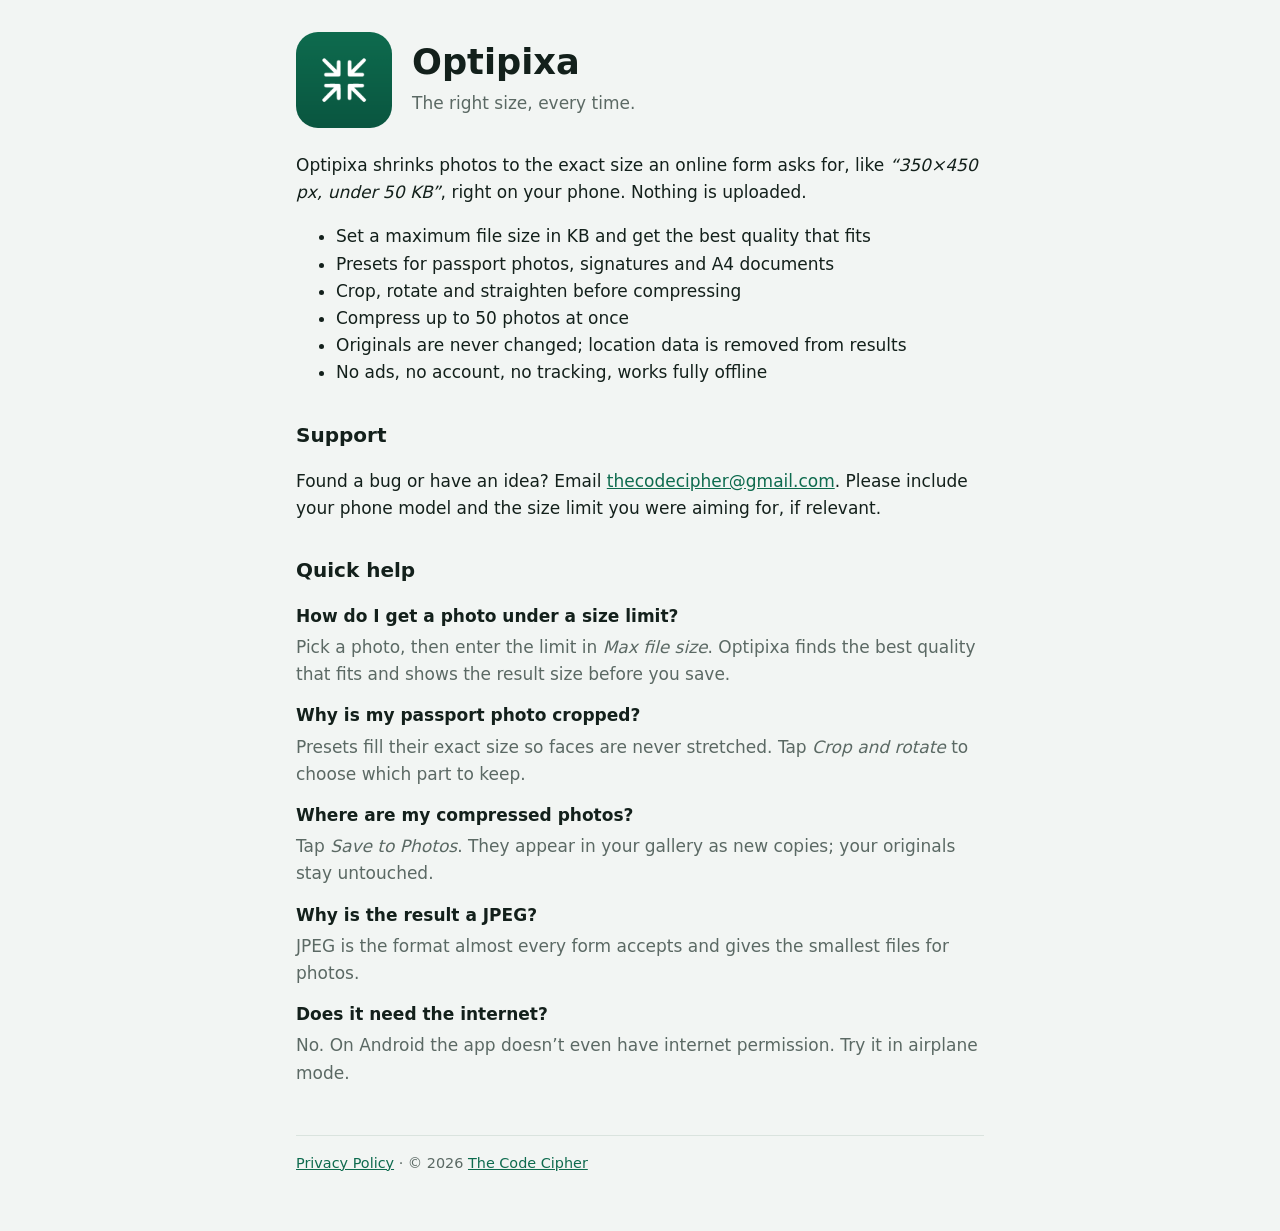
<file: index.html>
<!doctype html>
<html lang="en">
<head>
  <meta charset="utf-8">
  <meta name="viewport" content="width=device-width, initial-scale=1">
  <title>Optipixa Photo Compressor</title>
  <meta name="description" content="Optipixa resizes and compresses photos to the exact size online forms ask for, entirely on your phone. Offline and private.">
  <link rel="icon" href="favicon.png">
  <link rel="stylesheet" href="style.css">
</head>
<body>
  <main>
    <header class="hero">
      <img src="icon.png" alt="" width="96" height="96">
      <div>
        <h1>Optipixa</h1>
        <p class="tagline">The right size, every time.</p>
      </div>
    </header>

    <p>Optipixa shrinks photos to the exact size an online form asks for, like <em>“350×450 px, under 50 KB”</em>, right on your phone. Nothing is uploaded.</p>
    <ul>
      <li>Set a maximum file size in KB and get the best quality that fits</li>
      <li>Presets for passport photos, signatures and A4 documents</li>
      <li>Crop, rotate and straighten before compressing</li>
      <li>Compress up to 50 photos at once</li>
      <li>Originals are never changed; location data is removed from results</li>
      <li>No ads, no account, no tracking, works fully offline</li>
    </ul>

    <h2>Support</h2>
    <p>Found a bug or have an idea? Email <a href="mailto:thecodecipher@gmail.com">thecodecipher@gmail.com</a>. Please include your phone model and the size limit you were aiming for, if relevant.</p>

    <h2>Quick help</h2>
    <dl>
      <dt>How do I get a photo under a size limit?</dt>
      <dd>Pick a photo, then enter the limit in <em>Max file size</em>. Optipixa finds the best quality that fits and shows the result size before you save.</dd>
      <dt>Why is my passport photo cropped?</dt>
      <dd>Presets fill their exact size so faces are never stretched. Tap <em>Crop and rotate</em> to choose which part to keep.</dd>
      <dt>Where are my compressed photos?</dt>
      <dd>Tap <em>Save to Photos</em>. They appear in your gallery as new copies; your originals stay untouched.</dd>
      <dt>Why is the result a JPEG?</dt>
      <dd>JPEG is the format almost every form accepts and gives the smallest files for photos.</dd>
      <dt>Does it need the internet?</dt>
      <dd>No. On Android the app doesn’t even have internet permission. Try it in airplane mode.</dd>
    </dl>

    <footer><a href="privacy.html">Privacy Policy</a> · © 2026 <a href="https://thecodecipher.com/">The Code Cipher</a></footer>
  </main>
</body>
</html>
</file>
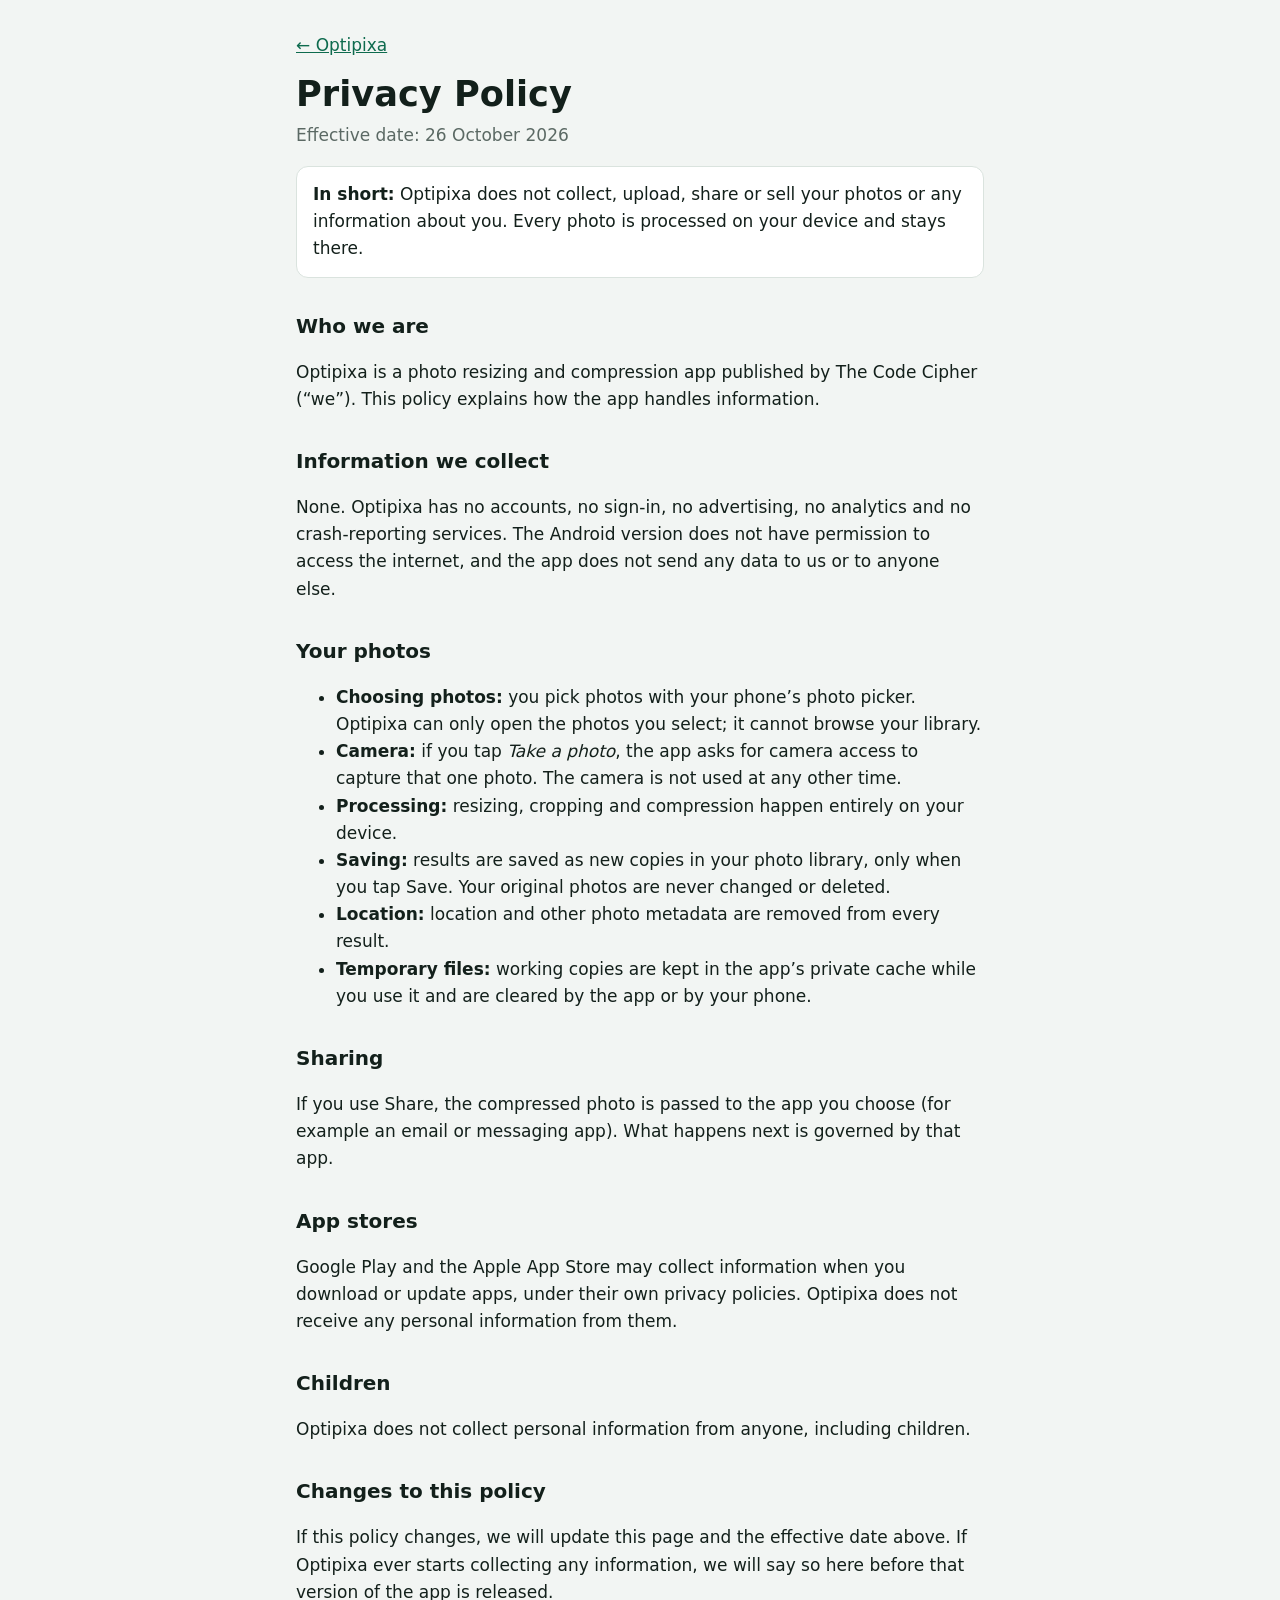
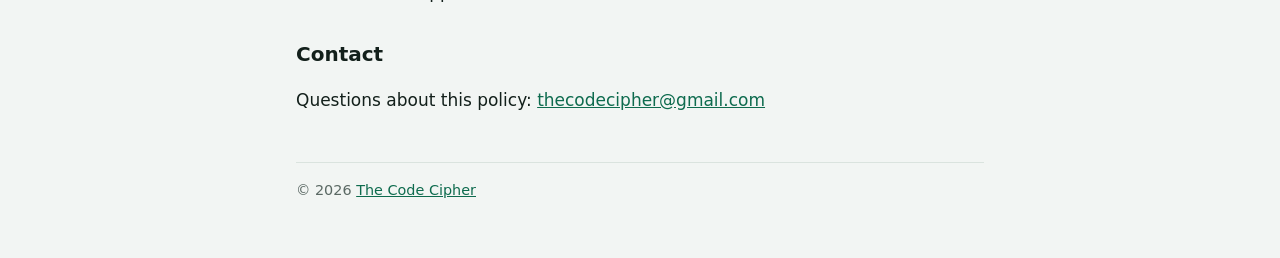
<file: privacy.html>
<!doctype html>
<html lang="en">
<head>
  <meta charset="utf-8">
  <meta name="viewport" content="width=device-width, initial-scale=1">
  <title>Optipixa Privacy Policy</title>
  <meta name="description" content="How Optipixa handles your photos and information: everything stays on your device.">
  <link rel="icon" href="favicon.png">
  <link rel="stylesheet" href="style.css">
</head>
<body>
  <main>
    <p class="back"><a href="./">← Optipixa</a></p>
    <h1>Privacy Policy</h1>
    <p class="meta">Effective date: 26 October 2026</p>

    <p class="summary"><strong>In short:</strong> Optipixa does not collect, upload, share or sell your photos or any information about you. Every photo is processed on your device and stays there.</p>

    <h2>Who we are</h2>
    <p>Optipixa is a photo resizing and compression app published by The Code Cipher (“we”). This policy explains how the app handles information.</p>

    <h2>Information we collect</h2>
    <p>None. Optipixa has no accounts, no sign-in, no advertising, no analytics and no crash-reporting services. The Android version does not have permission to access the internet, and the app does not send any data to us or to anyone else.</p>

    <h2>Your photos</h2>
    <ul>
      <li><strong>Choosing photos:</strong> you pick photos with your phone’s photo picker. Optipixa can only open the photos you select; it cannot browse your library.</li>
      <li><strong>Camera:</strong> if you tap <em>Take a photo</em>, the app asks for camera access to capture that one photo. The camera is not used at any other time.</li>
      <li><strong>Processing:</strong> resizing, cropping and compression happen entirely on your device.</li>
      <li><strong>Saving:</strong> results are saved as new copies in your photo library, only when you tap Save. Your original photos are never changed or deleted.</li>
      <li><strong>Location:</strong> location and other photo metadata are removed from every result.</li>
      <li><strong>Temporary files:</strong> working copies are kept in the app’s private cache while you use it and are cleared by the app or by your phone.</li>
    </ul>

    <h2>Sharing</h2>
    <p>If you use Share, the compressed photo is passed to the app you choose (for example an email or messaging app). What happens next is governed by that app.</p>

    <h2>App stores</h2>
    <p>Google Play and the Apple App Store may collect information when you download or update apps, under their own privacy policies. Optipixa does not receive any personal information from them.</p>

    <h2>Children</h2>
    <p>Optipixa does not collect personal information from anyone, including children.</p>

    <h2>Changes to this policy</h2>
    <p>If this policy changes, we will update this page and the effective date above. If Optipixa ever starts collecting any information, we will say so here before that version of the app is released.</p>

    <h2>Contact</h2>
    <p>Questions about this policy: <a href="mailto:thecodecipher@gmail.com">thecodecipher@gmail.com</a></p>

    <footer>© 2026 <a href="https://thecodecipher.com/">The Code Cipher</a></footer>
  </main>
</body>
</html>
</file>
<file: style.css>
:root {
  --bg: #f2f5f3;
  --text: #13201b;
  --muted: #5b6964;
  --accent: #0e6b4e;
  --card: #ffffff;
  --border: #dae3de;
}
@media (prefers-color-scheme: dark) {
  :root {
    --bg: #0b1210;
    --text: #e7efeb;
    --muted: #93a39c;
    --accent: #43c995;
    --card: #141d1a;
    --border: #26332e;
  }
}
* { box-sizing: border-box; }
body {
  margin: 0;
  background: var(--bg);
  color: var(--text);
  font: 17px/1.6 system-ui, -apple-system, "Segoe UI", Roboto, sans-serif;
}
main { max-width: 720px; margin: 0 auto; padding: 32px 16px 56px; }
a { color: var(--accent); }
h1 { font-size: 2.2rem; line-height: 1.1; margin: 0 0 8px; }
h2 { font-size: 1.25rem; margin: 32px 0 8px; }
.hero { display: flex; align-items: center; gap: 20px; margin-bottom: 24px; }
.hero img { border-radius: 22px; flex-shrink: 0; }
.tagline, .meta, .back { color: var(--muted); margin: 0; }
.back { margin-bottom: 16px; }
.summary { background: var(--card); border: 1px solid var(--border); border-radius: 12px; padding: 14px 16px; }
dt { font-weight: 600; margin-top: 14px; }
dd { margin: 4px 0 0; color: var(--muted); }
footer { margin-top: 48px; padding-top: 16px; border-top: 1px solid var(--border); color: var(--muted); font-size: 0.9rem; }
</file>
